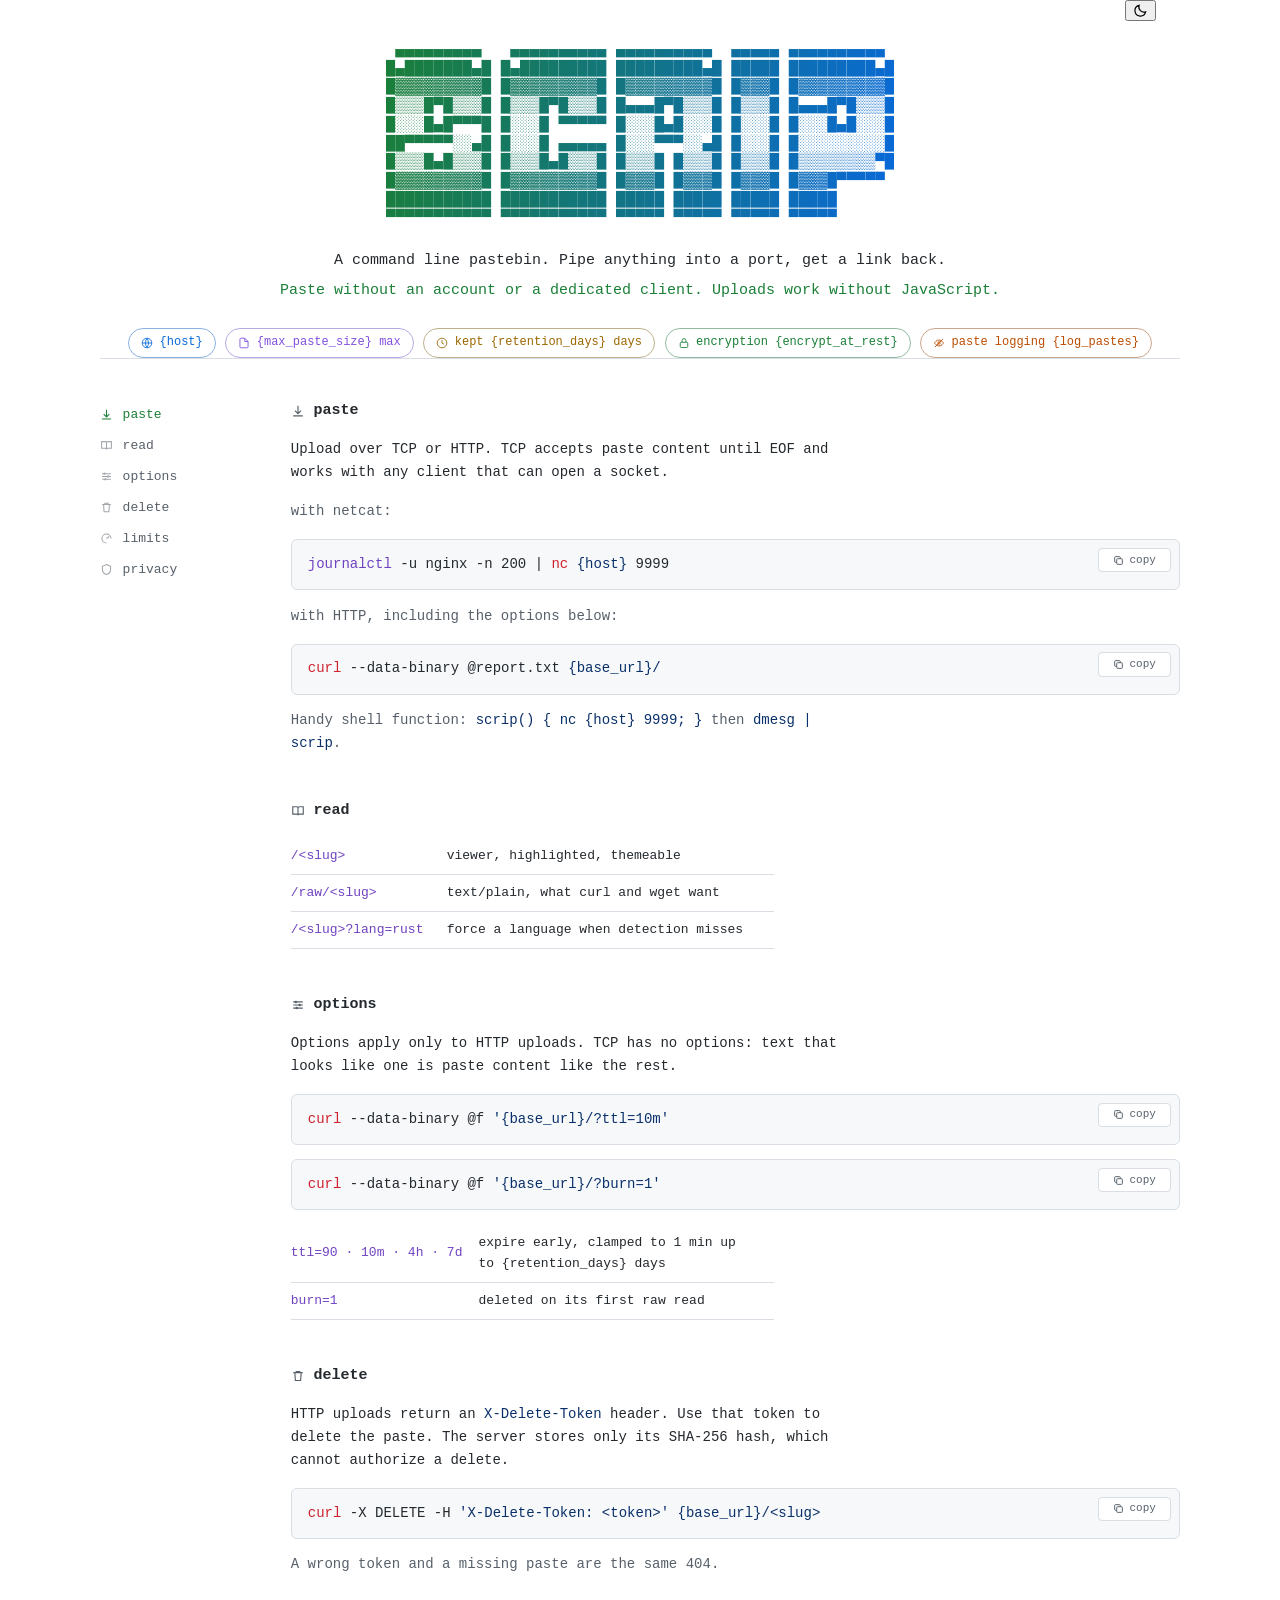
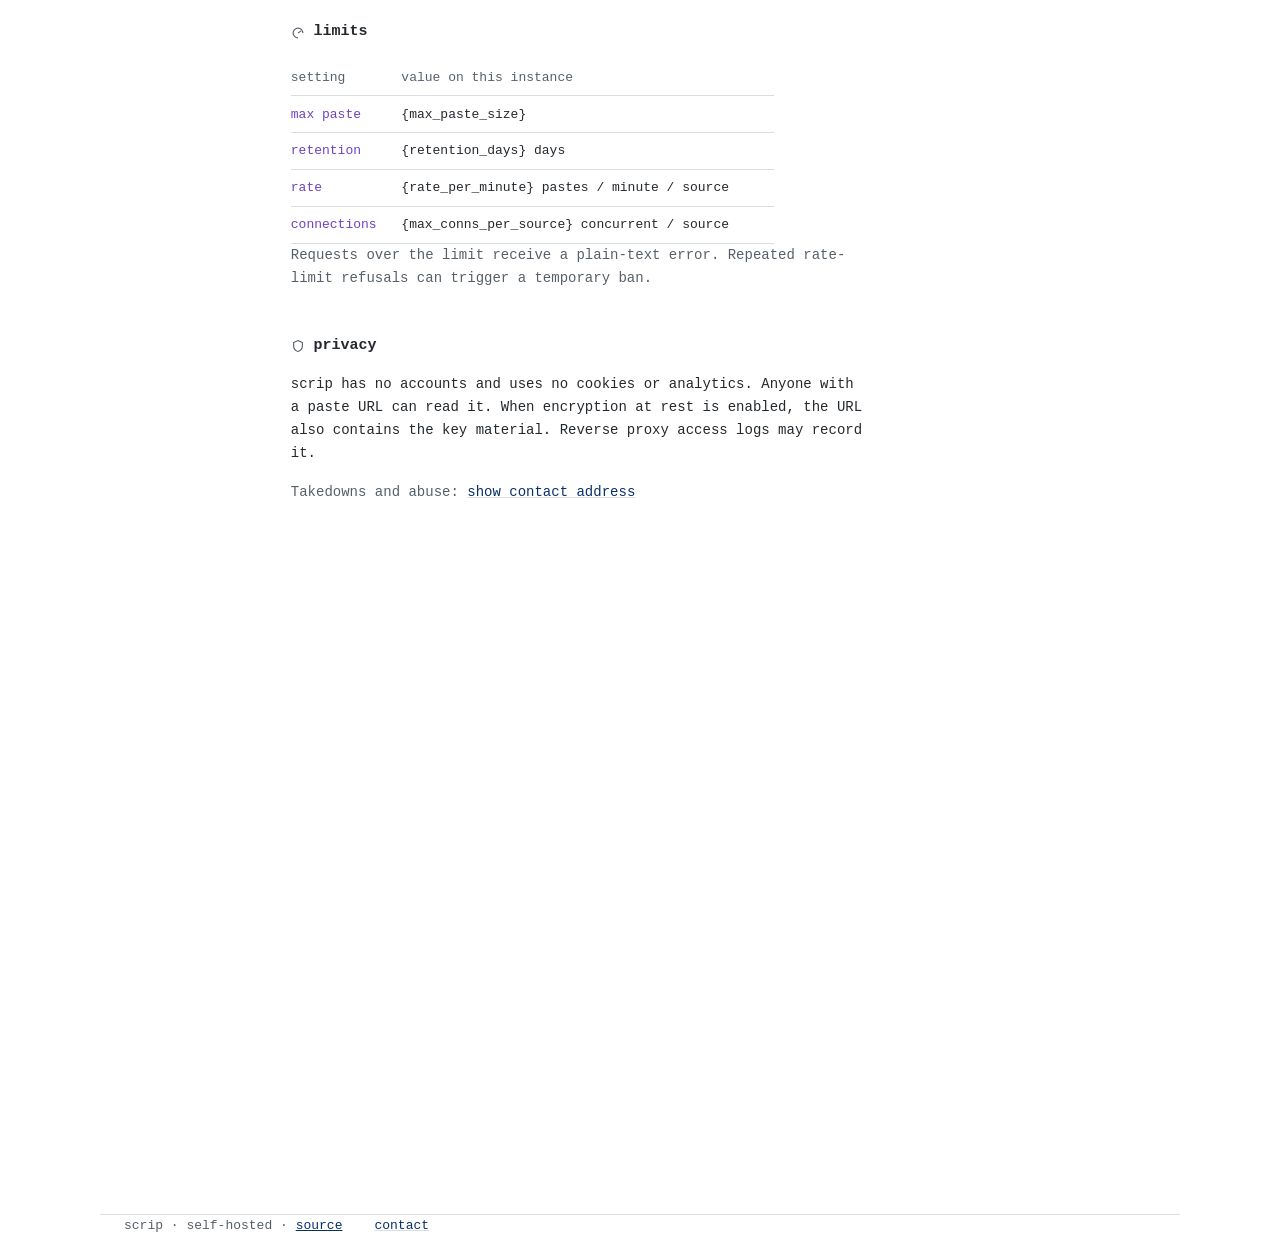
<file: assets/index.html>
<!doctype html>
<html lang="en" data-theme="dark">
<head>
<meta charset="utf-8">
<meta name="viewport" content="width=device-width, initial-scale=1">
<title>{host}</title>
<link rel="stylesheet" href="/assets/landing.css">
</head>
<body>
<header class="wrap">
  <div class="top">
    <button id="themetoggle" type="button" aria-label="toggle light and dark">
      <svg class="i-sun" width="15" height="15" viewBox="0 0 16 16" fill="none" stroke="currentColor" stroke-width="1.3"><circle cx="8" cy="8" r="3.2"/><path d="M8 1v2M8 13v2M1 8h2M13 8h2M3.2 3.2l1.4 1.4M11.4 11.4l1.4 1.4M12.8 3.2l-1.4 1.4M4.6 11.4l-1.4 1.4"/></svg>
      <svg class="i-moon" width="15" height="15" viewBox="0 0 16 16" fill="none" stroke="currentColor" stroke-width="1.3"><path d="M13.5 9.5A5.6 5.6 0 0 1 6.5 2.5a5.8 5.8 0 1 0 7 7z"/></svg>
    </button>
  </div>
  <pre class="banner" role="img" aria-label="scrip"> ▄▄▄▄▄▄▄▄▄   ▄▄▄▄▄▄▄▄▄▄ ▄▄▄▄▄▄▄▄▄▄  ▄▄▄▄▄ ▄▄▄▄▄▄▄▄▄▄ 
█▄███████▄█ █▄█████████ █████████▄█ █████ █████████▄█
█▓▓▓▓▓▓▓▓▓█ █▓▓▓▓▓▓▓▓▓█ █▓▓▓▓▓▓▓▓▓█ █▓▓▓█ █▓▓▓▓▓▓▓▓▓█
█▒▒▒█▀█▒▒▒█ █▒▒▒█▀█▒▒▒█ █▄▄▄█▀█▒▒▒█ █▒▒▒█ █▄▄▄█▀█▒▒▒█
█░░░█▄█▀▀▀█ █░░░█ ▀▀▀▀▀ █░░░█▄█░░░█ █░░░█ █░░░█▄█░░░█
██▀▀▀▀▀░░▄█ █░░░█ ▄▄▄▄▄ █░░░▀▀▀░░▄█ █░░░█ █░░░░░░░░░█
█▒▒▒█▄█▒▒▒█ █▒▒▒█▄█▒▒▒█ █▒▒▒█ █▒▒▒█ █▒▒▒█ █▒▒▒▒▒▒▒▒▀█
█▓▓▓▓▓▓▓▓▓█ █▓▓▓▓▓▓▓▓▓█ █▓▓▓█ █▓▓▓█ █▓▓▓█ █▓▓▓█▀▀▀▀▀ 
███████████ ███████████ █████ █████ █████ █████      
▀▀▀▀▀▀▀▀▀▀▀ ▀▀▀▀▀▀▀▀▀▀▀ ▀▀▀▀▀ ▀▀▀▀▀ ▀▀▀▀▀ ▀▀▀▀▀      </pre>

  <p class="tag">A command line pastebin. Pipe anything into a port, get a link back.<b>Paste without an account or a dedicated client. Uploads work without JavaScript.</b></p>
  <div class="meta"><span class="pill url"><svg width="12" height="12" viewBox="0 0 16 16" fill="none" stroke="currentColor" stroke-width="1.3"><circle cx="8" cy="8" r="6.4"/><path d="M1.6 8h12.8M8 1.6a12 12 0 0 1 0 12.8a12 12 0 0 1 0-12.8"/></svg>{host}</span><span class="pill size"><svg width="12" height="12" viewBox="0 0 16 16" fill="none" stroke="currentColor" stroke-width="1.3"><path d="M9 1.6H4a1.4 1.4 0 0 0-1.4 1.4v10A1.4 1.4 0 0 0 4 14.4h8a1.4 1.4 0 0 0 1.4-1.4V6z"/><path d="M9 1.6V6h4.4"/></svg>{max_paste_size} max</span><span class="pill age"><svg width="12" height="12" viewBox="0 0 16 16" fill="none" stroke="currentColor" stroke-width="1.3"><circle cx="8" cy="8" r="6.4"/><path d="M8 4.2V8l2.6 1.6"/></svg>kept {retention_days} days</span><span class="pill enc {enc_tone}"><svg width="12" height="12" viewBox="0 0 16 16" fill="none" stroke="currentColor" stroke-width="1.3"><rect x="3" y="7" width="10" height="7" rx="1.3"/><path d="M5.4 7V4.8a2.6 2.6 0 0 1 5.2 0V7"/></svg>encryption {encrypt_at_rest}</span><span class="pill log {log_tone}"><svg width="12" height="12" viewBox="0 0 16 16" fill="none" stroke="currentColor" stroke-width="1.3"><path d="M2 8s2.4-4 6-4 6 4 6 4-2.4 4-6 4-6-4-6-4z"/><circle cx="8" cy="8" r="1.6"/><path d="M2.6 13.4 13.4 2.6"/></svg>paste logging {log_pastes}</span>
  </div>
</header>

<div class="wrap cols">
  <nav aria-label="sections">
    <a class="on" href="#paste"><svg width="13" height="13" viewBox="0 0 16 16" fill="none" stroke="currentColor" stroke-width="1.3"><path d="M8 2v9M4.5 7.5 8 11l3.5-3.5M2.5 13.5h11"/></svg>paste</a>
    <a href="#read"><svg width="13" height="13" viewBox="0 0 16 16" fill="none" stroke="currentColor" stroke-width="1.3"><path d="M2 3.2h4.4A1.6 1.6 0 0 1 8 4.8v8a1.3 1.3 0 0 0-1.3-1.3H2zM14 3.2H9.6A1.6 1.6 0 0 0 8 4.8v8a1.3 1.3 0 0 1 1.3-1.3H14z"/></svg>read</a>
    <a href="#options"><svg width="13" height="13" viewBox="0 0 16 16" fill="none" stroke="currentColor" stroke-width="1.3"><path d="M2.5 4.5h11M2.5 8h11M2.5 11.5h11"/><circle cx="5.5" cy="4.5" r="1.4" fill="currentColor" stroke="none"/><circle cx="10" cy="8" r="1.4" fill="currentColor" stroke="none"/><circle cx="6.5" cy="11.5" r="1.4" fill="currentColor" stroke="none"/></svg>options</a>
    <a href="#delete"><svg width="13" height="13" viewBox="0 0 16 16" fill="none" stroke="currentColor" stroke-width="1.3"><path d="M2.6 4.2h10.8M6 4.2V2.8h4v1.4M4.4 4.2l.6 9h6l.6-9"/></svg>delete</a>
    <a href="#limits"><svg width="13" height="13" viewBox="0 0 16 16" fill="none" stroke="currentColor" stroke-width="1.3"><path d="M8 13.6A5.6 5.6 0 1 1 13.6 8"/><path d="M8 8l3.6-2.4"/></svg>limits</a>
    <a href="#privacy"><svg width="13" height="13" viewBox="0 0 16 16" fill="none" stroke="currentColor" stroke-width="1.3"><path d="M8 1.8 13 4v4c0 3.2-2.2 5.4-5 6.2C5.2 13.4 3 11.2 3 8V4z"/></svg>privacy</a>
  </nav>

  <div>
    <section id="paste">
      <h2><svg width="14" height="14" viewBox="0 0 16 16" fill="none" stroke="currentColor" stroke-width="1.3"><path d="M8 2v9M4.5 7.5 8 11l3.5-3.5M2.5 13.5h11"/></svg>paste</h2>
      <p>Upload over TCP or HTTP. TCP accepts paste content until EOF and works with any client that can open a socket.</p>
      <p class="note">with netcat:</p>
      <div class="cmd">
        <pre id="x1" data-cmd="journalctl -u nginx -n 200 | nc {host} 9999"><span class="f">journalctl</span> -u nginx -n 200 | <span class="k">nc</span> <span class="s">{host}</span> 9999</pre>
        <button type="button" data-copy="x1"><svg width="11" height="11" viewBox="0 0 16 16" fill="none" stroke="currentColor" stroke-width="1.4"><rect x="5.4" y="5.4" width="8.2" height="8.2" rx="1.2"/><path d="M10.6 5.4V3.6a1.2 1.2 0 0 0-1.2-1.2H3.6a1.2 1.2 0 0 0-1.2 1.2v5.8a1.2 1.2 0 0 0 1.2 1.2h1.8"/></svg>copy</button>
      </div>
      <p class="note">with HTTP, including the options below:</p>
      <div class="cmd">
        <pre id="x2" data-cmd="curl --data-binary @report.txt {base_url}/"><span class="k">curl</span> --data-binary @report.txt <span class="s">{base_url}/</span></pre>
        <button type="button" data-copy="x2"><svg width="11" height="11" viewBox="0 0 16 16" fill="none" stroke="currentColor" stroke-width="1.4"><rect x="5.4" y="5.4" width="8.2" height="8.2" rx="1.2"/><path d="M10.6 5.4V3.6a1.2 1.2 0 0 0-1.2-1.2H3.6a1.2 1.2 0 0 0-1.2 1.2v5.8a1.2 1.2 0 0 0 1.2 1.2h1.8"/></svg>copy</button>
      </div>
      <p class="note">Handy shell function: <code>scrip() { nc {host} 9999; }</code> then <code>dmesg | scrip</code>.</p>
    </section>

    <section id="read">
      <h2><svg width="14" height="14" viewBox="0 0 16 16" fill="none" stroke="currentColor" stroke-width="1.3"><path d="M2 3.2h4.4A1.6 1.6 0 0 1 8 4.8v8a1.3 1.3 0 0 0-1.3-1.3H2zM14 3.2H9.6A1.6 1.6 0 0 0 8 4.8v8a1.3 1.3 0 0 1 1.3-1.3H14z"/></svg>read</h2>
      <table>
        <tr><td>/&lt;slug&gt;</td><td>viewer, highlighted, themeable</td></tr>
        <tr><td>/raw/&lt;slug&gt;</td><td>text/plain, what curl and wget want</td></tr>
        <tr><td>/&lt;slug&gt;?lang=rust</td><td>force a language when detection misses</td></tr>
      </table>
    </section>

    <section id="options">
      <h2><svg width="14" height="14" viewBox="0 0 16 16" fill="none" stroke="currentColor" stroke-width="1.3"><path d="M2.5 4.5h11M2.5 8h11M2.5 11.5h11"/><circle cx="5.5" cy="4.5" r="1.4" fill="currentColor" stroke="none"/><circle cx="10" cy="8" r="1.4" fill="currentColor" stroke="none"/><circle cx="6.5" cy="11.5" r="1.4" fill="currentColor" stroke="none"/></svg>options</h2>
      <p>Options apply only to HTTP uploads. TCP has no options: text that looks like one is paste content like the rest.</p>
      <div class="cmd">
        <pre id="x3" data-cmd="curl --data-binary @f '{base_url}/?ttl=10m'"><span class="k">curl</span> --data-binary @f <span class="s">'{base_url}/?ttl=10m'</span></pre>
        <button type="button" data-copy="x3"><svg width="11" height="11" viewBox="0 0 16 16" fill="none" stroke="currentColor" stroke-width="1.4"><rect x="5.4" y="5.4" width="8.2" height="8.2" rx="1.2"/><path d="M10.6 5.4V3.6a1.2 1.2 0 0 0-1.2-1.2H3.6a1.2 1.2 0 0 0-1.2 1.2v5.8a1.2 1.2 0 0 0 1.2 1.2h1.8"/></svg>copy</button>
      </div>
      <div class="cmd">
        <pre id="x3b" data-cmd="curl --data-binary @f '{base_url}/?burn=1'"><span class="k">curl</span> --data-binary @f <span class="s">'{base_url}/?burn=1'</span></pre>
        <button type="button" data-copy="x3b"><svg width="11" height="11" viewBox="0 0 16 16" fill="none" stroke="currentColor" stroke-width="1.4"><rect x="5.4" y="5.4" width="8.2" height="8.2" rx="1.2"/><path d="M10.6 5.4V3.6a1.2 1.2 0 0 0-1.2-1.2H3.6a1.2 1.2 0 0 0-1.2 1.2v5.8a1.2 1.2 0 0 0 1.2 1.2h1.8"/></svg>copy</button>
      </div>
      <table>
        <tr><td>ttl=90 · 10m · 4h · 7d</td><td>expire early, clamped to 1 min up to {retention_days} days</td></tr>
        <tr><td>burn=1</td><td>deleted on its first raw read</td></tr>
      </table>
    </section>

    <section id="delete">
      <h2><svg width="14" height="14" viewBox="0 0 16 16" fill="none" stroke="currentColor" stroke-width="1.3"><path d="M2.6 4.2h10.8M6 4.2V2.8h4v1.4M4.4 4.2l.6 9h6l.6-9"/></svg>delete</h2>
      <p>HTTP uploads return an <code>X-Delete-Token</code> header. Use that token to delete the paste. The server stores only its SHA-256 hash, which cannot authorize a delete.</p>
      <div class="cmd">
        <pre id="x4" data-cmd="curl -X DELETE -H 'X-Delete-Token: &lt;token&gt;' {base_url}/&lt;slug&gt;"><span class="k">curl</span> -X DELETE -H <span class="s">'X-Delete-Token: &lt;token&gt;'</span> <span class="s">{base_url}/&lt;slug&gt;</span></pre>
        <button type="button" data-copy="x4"><svg width="11" height="11" viewBox="0 0 16 16" fill="none" stroke="currentColor" stroke-width="1.4"><rect x="5.4" y="5.4" width="8.2" height="8.2" rx="1.2"/><path d="M10.6 5.4V3.6a1.2 1.2 0 0 0-1.2-1.2H3.6a1.2 1.2 0 0 0-1.2 1.2v5.8a1.2 1.2 0 0 0 1.2 1.2h1.8"/></svg>copy</button>
      </div>
      <p class="note">A wrong token and a missing paste are the same 404.</p>
    </section>

    <section id="limits">
      <h2><svg width="14" height="14" viewBox="0 0 16 16" fill="none" stroke="currentColor" stroke-width="1.3"><path d="M8 13.6A5.6 5.6 0 1 1 13.6 8"/><path d="M8 8l3.6-2.4"/></svg>limits</h2>
      <table>
        <tr><th>setting</th><th>value on this instance</th></tr>
        <tr><td>max paste</td><td>{max_paste_size}</td></tr>
        <tr><td>retention</td><td>{retention_days} days</td></tr>
        <tr><td>rate</td><td>{rate_per_minute} pastes / minute / source</td></tr>
        <tr><td>connections</td><td>{max_conns_per_source} concurrent / source</td></tr>
      </table>
      <p class="note">Requests over the limit receive a plain-text error. Repeated rate-limit refusals can trigger a temporary ban.</p>
    </section>

    <section id="privacy">
      <h2><svg width="14" height="14" viewBox="0 0 16 16" fill="none" stroke="currentColor" stroke-width="1.3"><path d="M8 1.8 13 4v4c0 3.2-2.2 5.4-5 6.2C5.2 13.4 3 11.2 3 8V4z"/></svg>privacy</h2>
      <p>scrip has no accounts and uses no cookies or analytics. Anyone with a paste URL can read it. When encryption at rest is enabled, the URL also contains the key material. Reverse proxy access logs may record it.</p>
      <p class="note">Takedowns and abuse: <button class="mail" type="button" data-u="{contact_user}" data-d="{contact_domain}">show contact address</button></p>
    </section>
  </div>
</div>

<footer class="wrap">
  <span>scrip · self-hosted · <a href="https://github.com/AcidDemon/scrip">source</a></span>
  <span><button class="mail" type="button" data-u="{contact_user}" data-d="{contact_domain}">contact</button></span>
</footer>

<script src="/assets/landing.js"></script>
</body>
</html>
</file>
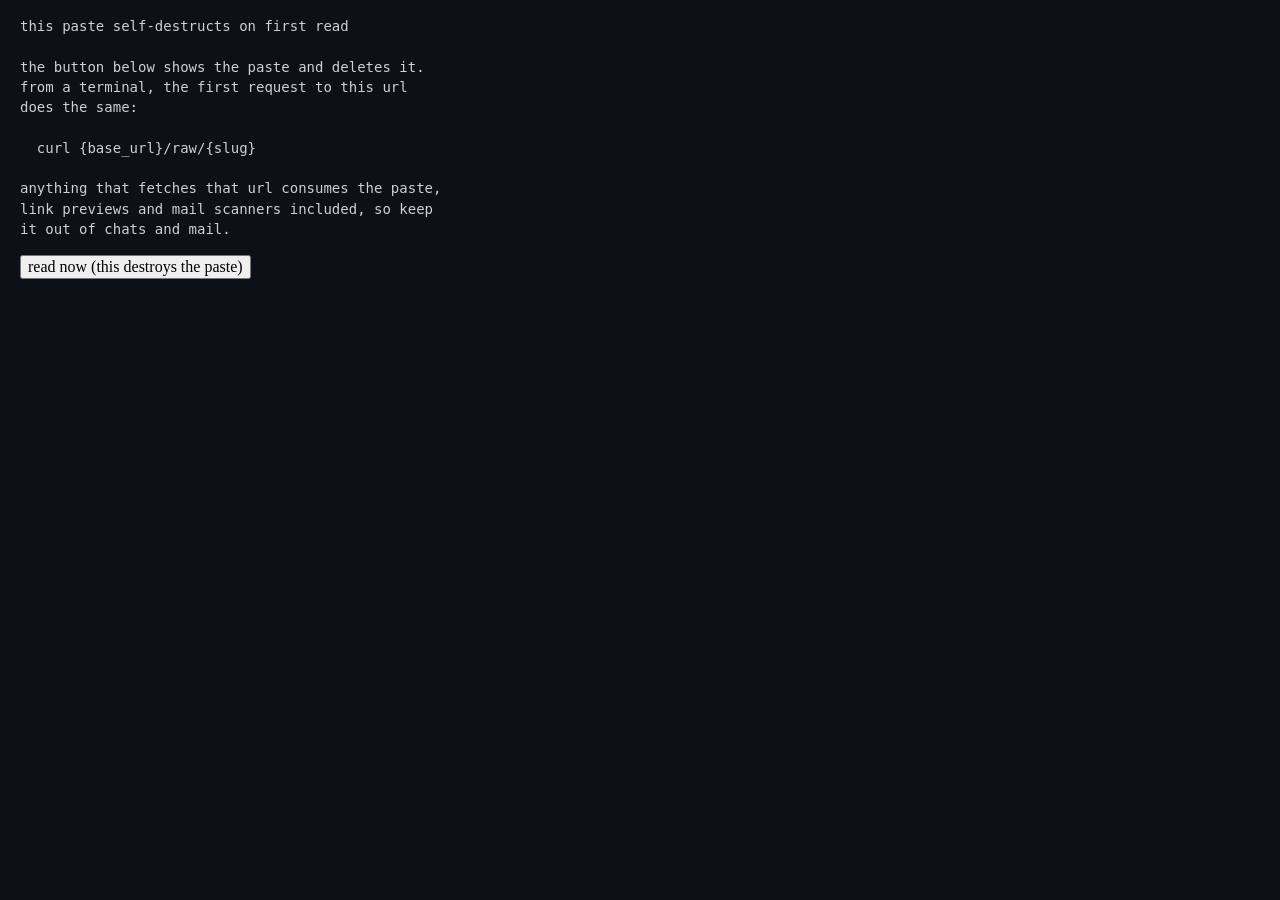
<file: assets/burn.html>
<!doctype html>
<html lang="en">
<head>
<meta charset="utf-8">
<meta name="viewport" content="width=device-width, initial-scale=1">
<title>scrip</title>
<link rel="stylesheet" href="/assets/view.css">
</head>
<body class="note">
<pre><code>this paste self-destructs on first read

the button below shows the paste and deletes it.
from a terminal, the first request to this url
does the same:

  curl {base_url}/raw/{slug}

anything that fetches that url consumes the paste,
link previews and mail scanners included, so keep
it out of chats and mail.
</code></pre>
<form method="post" action="/raw/{slug}"><button type="submit">read now (this destroys the paste)</button></form>
</body>
</html>
</file>
<file: assets/landing.css>
:root {
  --bg: #0d1117; --panel: #11161d; --fg: #c9d1d9; --dim: #8b949e;
  --rule: #21262d; --accent: #7ee787; --str: #a5d6ff; --key: #ff7b72;
  --fn: #d2a8ff; --warn: #f0883e; --bad: #f85149;
  --g1: #7ee787; --g2: #79c0ff;
  --c-url: #79c0ff; --c-size: #d2a8ff; --c-age: #e3b341; --c-enc: #7ee787; --c-log: #f0883e;
}
html[data-theme="light"] {
  --bg: #ffffff; --panel: #f6f8fa; --fg: #24292e; --dim: #57606a;
  --rule: #d8dee4; --accent: #1a7f37; --str: #0a3069; --key: #cf222e;
  --fn: #6f42c1; --warn: #9a6700; --bad: #cf222e;
  --g1: #1a7f37; --g2: #0969da;
  --c-url: #0969da; --c-size: #8250df; --c-age: #9a6700; --c-enc: #1a7f37; --c-log: #bc4c00;
}
* { box-sizing: border-box; }
body {
  margin: 0; background: var(--bg); color: var(--fg);
  font: 14px/1.65 ui-monospace, SFMono-Regular, Menlo, Consolas, monospace;
}
.wrap { max-width: 1080px; margin: 0 auto; padding: 0 1.5rem; }
.offscreen { position: fixed; left: -9999px; top: 0; }

header { padding: 2.5rem 0 2rem; border-bottom: 1px solid var(--rule); }
.top { display: flex; justify-content: flex-end; margin-bottom: 1.25rem; }
.banner {
  margin: 0 auto;
  font-family: "Courier New", Courier, ui-monospace, monospace;
  font-size: min(16px, calc((100vw - 4rem) / 33));
  line-height: 1.17;
  white-space: pre;
  width: max-content;
  max-width: 100%;
  color: var(--g2);
  background: linear-gradient(100deg, var(--g1) 0%, var(--g2) 100%);
  -webkit-background-clip: text; background-clip: text;
  -webkit-text-fill-color: transparent;
}
 }
#themetoggle {
  color: var(--dim); background: none; border: 1px solid var(--rule);
  border-radius: 4px; padding: 0.35rem 0.45rem; cursor: pointer; display: flex;
}
#themetoggle:hover { color: var(--fg); }
html[data-theme="dark"] .i-sun { display: block; } html[data-theme="dark"] .i-moon { display: none; }
html[data-theme="light"] .i-sun { display: none; } html[data-theme="light"] .i-moon { display: block; }

/* max-width:none, or the generic p rule below boxes this at 68ch, flush left. */
.tag { margin: 1.3rem 0 0; font-size: 15px; text-align: center; max-width: none; }
.tag b { display: block; margin-top: 0.35rem; }
.tag b { color: var(--accent); font-weight: 400; }
.meta { margin: 1.5rem 0 0; display: flex; flex-wrap: wrap; justify-content: center; gap: 0.4rem 0.6rem; }
.pill {
  display: inline-flex; align-items: center; gap: 0.4rem;
  border: 1px solid var(--rule); border-radius: 999px;
  padding: 0.25rem 0.75rem; font-size: 12px; color: var(--dim);
}
.pill svg { opacity: 0.7; flex: none; }
/* One hue per fact. Green and orange stay on the two on/off states. */
.pill { color: var(--hue); border-color: color-mix(in srgb, var(--hue) 38%, var(--rule)); }
.pill svg { opacity: 0.9; }
.pill.url { --hue: var(--c-url); } .pill.size { --hue: var(--c-size); }
.pill.age { --hue: var(--c-age); } .pill.enc { --hue: var(--c-enc); }
.pill.log { --hue: var(--c-log); }
/* Green for encryption on or logging off; orange for the opposite settings. */
.pill.good { --hue: var(--c-enc); }
.pill.warn { --hue: var(--c-log); }

.cols { display: grid; grid-template-columns: 17ch 1fr; gap: 3rem; padding: 2.5rem 0 4rem; }
/* Scroll room, or the last sections sit past max scroll and never activate. */
@media (min-width: 821px) { .cols > div { padding-bottom: 70vh; } }
@media (max-width: 820px) { .cols { grid-template-columns: 1fr; gap: 1.5rem; } nav { position: static !important; } }
nav { position: sticky; top: 2.5rem; align-self: start; font-size: 13px; }
nav a {
  display: flex; align-items: center; gap: 0.6rem; color: var(--dim);
  text-decoration: none; padding: 0.3rem 0;
}
nav a svg { opacity: 0.55; flex: none; }
nav a:hover, nav a:focus-visible { color: var(--fg); }
nav a:hover svg { opacity: 1; }
nav a.on { color: var(--accent); }
nav a.on svg { opacity: 1; }

section { scroll-margin-top: 2rem; }
section + section { margin-top: 2.75rem; }
h2 { font-size: 15px; font-weight: 600; margin: 0 0 0.9rem; display: flex; align-items: center; gap: 0.55rem; }
h2 svg { color: var(--dim); flex: none; }
p { margin: 0 0 1rem; max-width: 68ch; }
p.note { color: var(--dim); }
code { color: var(--str); }

.cmd { position: relative; margin: 0 0 0.9rem; }
.cmd pre {
  margin: 0; background: var(--panel); border: 1px solid var(--rule);
  border-radius: 6px; padding: 0.85rem 5.5rem 0.85rem 1rem;
  white-space: pre; overflow-x: auto; line-height: 1.55;
}
.cmd button {
  position: absolute; top: 0.55rem; right: 0.55rem; min-width: 4.6rem;
  display: inline-flex; align-items: center; justify-content: center; gap: 0.35rem;
  font: 11px/1 ui-monospace, monospace; color: var(--dim);
  background: var(--bg); border: 1px solid var(--rule); border-radius: 4px;
  padding: 0.35rem 0.5rem; cursor: pointer; transition: color .12s, border-color .12s;
}
.cmd button:hover { color: var(--fg); }
.cmd button svg { flex: none; }
.cmd button.ok { color: var(--accent); border-color: var(--accent); }
.cmd button.fail { color: var(--bad); border-color: var(--bad); }
.cmd button.ok svg, .cmd button.fail svg { display: none; }

.c { color: var(--dim); } .k { color: var(--key); } .s { color: var(--str); } .f { color: var(--fn); }

table { border-collapse: collapse; width: 100%; max-width: 62ch; font-size: 13px; }
th, td { text-align: left; padding: 0.45rem 1rem 0.45rem 0; border-bottom: 1px solid var(--rule); }
th { color: var(--dim); font-weight: 400; }
td:first-child { color: var(--fn); white-space: nowrap; }

footer {
  border-top: 1px solid var(--rule); padding: 1.5rem 0 3rem;
  color: var(--dim); font-size: 13px; display: flex; flex-wrap: wrap; gap: 0.5rem 2rem;
}
a { color: var(--str); }
.mail { color: var(--str); background: none; border: 0; padding: 0; font: inherit;
        cursor: pointer; text-decoration: underline; text-decoration-color: var(--rule); }
.mail:hover { text-decoration-color: currentColor; }
</file>
<file: assets/view.css>
/* The color is for the burn and 404 pages, which load no theme. */
body { margin: 0; background: #0d1117; color: #c9d1d9; }
pre { margin: 0; }
code {
  display: block;
  padding: 1rem 1.25rem 4rem;
  min-height: 100vh;
  box-sizing: border-box;
  font: 14px/1.45 ui-monospace, SFMono-Regular, Menlo, Consolas, monospace;
  white-space: pre-wrap;
  overflow-wrap: anywhere;
}
/* Burn page: the button sits right under its warning, not a viewport below. */
.note code { min-height: 0; padding-bottom: 1rem; }
.note form { padding: 0 1.25rem 2rem; }
.note button { font: inherit; }
/* id beats the theme sheets' pre code.hljs padding, whatever their order */
#c { padding: 1rem 1.25rem 4rem; }
/* The hljs themes ship `pre code.hljs { overflow-x: auto }`, which turns this
   into a scroll container whose scrollbar sits at the bottom of a 100vh box,
   below the fold and behind the status bar. Let the document scroll instead. */
#c { overflow-x: visible; }
/* The document scrolls, not this element: #c is min-height 100vh, so its own
   scrollbar sits at the bottom of a full-viewport box, under the status bar
   and out of reach. */
#c.nowrap { white-space: pre; }
/* Status line: same vernacular as the code above it. Unselectable, so
   select-all copies only the paste. */
#bar {
  position: fixed;
  inset: auto 0 0 0;
  display: flex;
  align-items: center;
  gap: 0.75rem;
  padding: 0.35rem 1.25rem;
  font: 12px/1 ui-monospace, SFMono-Regular, Menlo, Consolas, monospace;
  user-select: none;
  -webkit-user-select: none;
  border-top: 1px solid;
  z-index: 1;
}
#grow { flex: 1; }
#facts { opacity: 0.65; display: flex; gap: 0.5rem; align-items: center; }
#facts .warn { color: #f0883e; }
.sep { width: 1px; height: 15px; background: currentColor; opacity: 0.25; }
/* narrow: drop labels, keep icons */
@media (max-width: 700px) { .lbl { display: none; } #facts .opt { display: none; } }
#swatch { opacity: 0.65; flex: none; }
#bar button, #bar a {
  font: inherit;
  color: inherit;
  background: none;
  border: 1px solid;
  border-radius: 3px;
  padding: 0.25rem 0.5rem;
  cursor: pointer;
  opacity: 0.8;
  display: inline-flex;
  align-items: center;
  gap: 0.35rem;
  text-decoration: none;
}
#bar button:hover, #bar a:hover, #bar button:focus-visible, #bar a:focus-visible { opacity: 1; }
#bar svg { width: 12px; height: 12px; flex: none; }
#copy.done { opacity: 1; color: #7ee787; border-color: #7ee787; }
#copy.failed { opacity: 1; color: #f85149; border-color: #f85149; }
#copy.done svg, #copy.failed svg { display: none; }
#wraptoggle.off, #linestoggle.off { opacity: 0.35; }
#themepick {
  font: inherit;
  color: inherit;
  background: none;
  border: none;
  cursor: pointer;
  opacity: 0.8;
  padding-right: 0.1rem;
}
#themepick:hover, #themepick:focus-visible { opacity: 1; }
#themepick option, #themepick optgroup { color: initial; }
#langpick option, #langpick optgroup { color: initial; }
/* The separator is an optgroup label, and those render bold, which makes the
   rule wider per character than the options it sits between. */
#langpick optgroup { font-weight: normal; }
/* Line numbers live in pseudo-elements: never part of selection or copy. */
/* Lines are always blocks: the wrapper strips the newlines, so block
   boxes are what breaks lines whether numbers are shown or not. */
#c .line { display: block; position: relative; }
#c { counter-reset: line; }
#c .line::before {
  counter-increment: line;
  content: counter(line);
  position: absolute;
  left: 0;
  width: 2.6rem;
  text-align: right;
  opacity: 0.35;
}

#c .line:empty::after { content: " "; } /* keep empty lines one row tall */
/* Numbers are always laid out, so a #L7 anchor lands even with them hidden. */
#c .line { padding-left: 3.4rem; }
#c:not(.lines) .line::before { visibility: hidden; }
#c .line::before { cursor: pointer; }
#c .line:hover::before { opacity: 0.8; }
#c .line.hit { background: rgba(187, 128, 9, 0.16); box-shadow: inset 2px 0 0 #bb8009; }
#c .line.hit::before { opacity: 0.95; color: #bb8009; }
</file>
